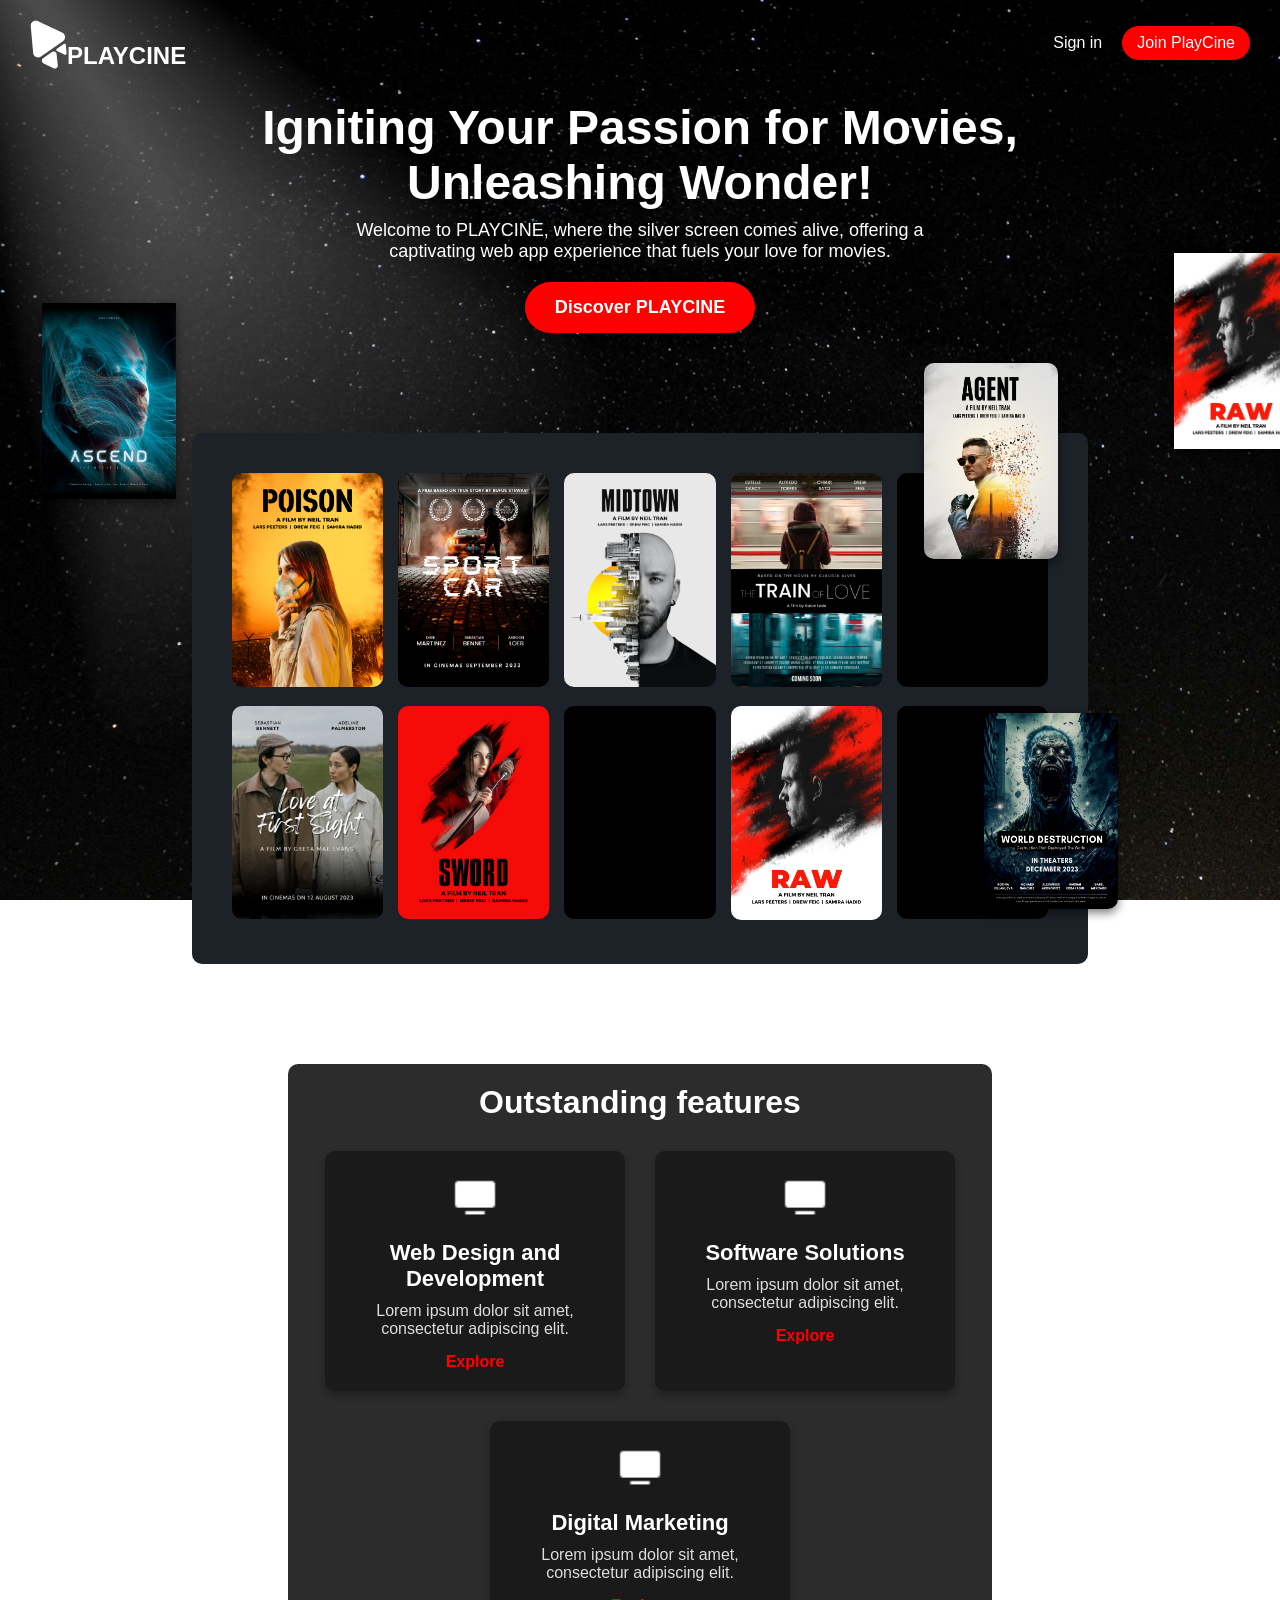
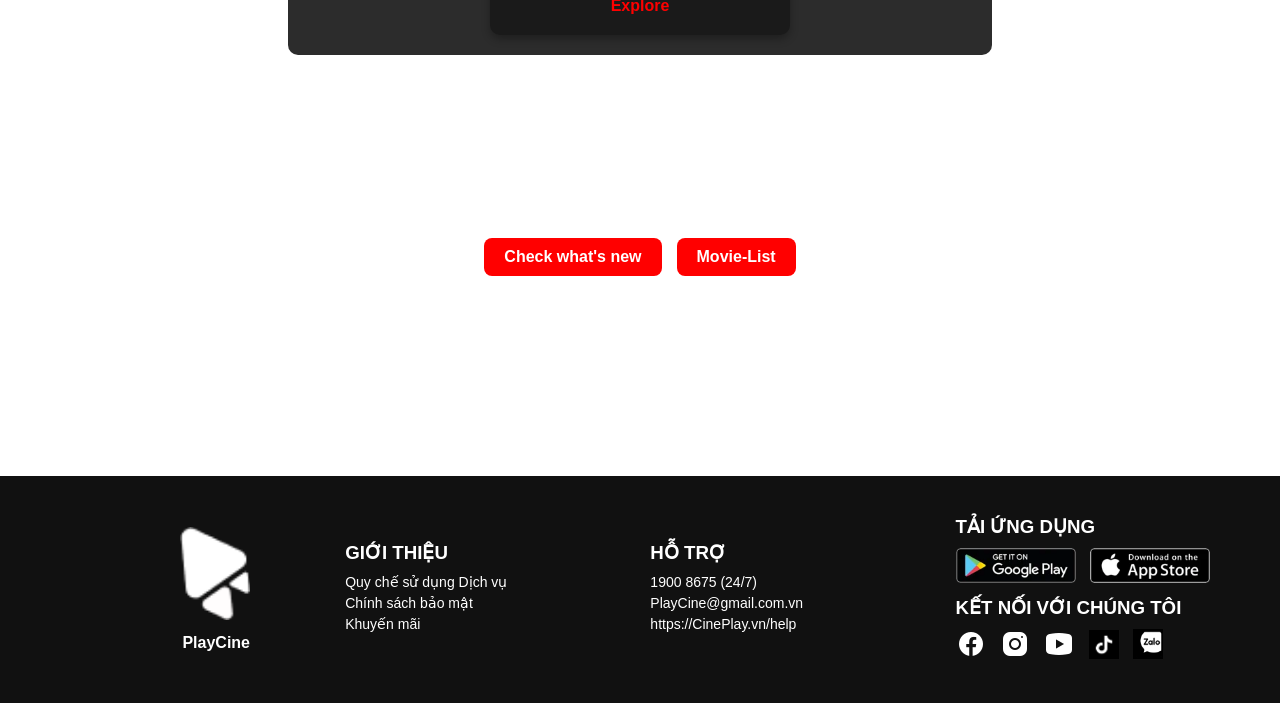
<file: Web-Movie-main/Index.html>
<!DOCTYPE html>
<html lang="en">

<head>
    <meta charset="UTF-8">
    <meta name="viewport" content="width=device-width, initial-scale=1.0">
    <title>Background with Two Images</title>
    <link rel="stylesheet" href="Index.css">
</head>

<body>
    <!-- background -->
    <div class="background"></div>
    <div class="corner-image"></div>
    <!--Menu -->
    <header class="menu">
        <div class="logo"> <a href="#"><img src="./image/Logo1.png" alt="PLAYCINE Logo"></a>PLAYCINE</div>
        <nav>
            <a href="./signin.html">Sign in</a>
            <button class="join-btn"><a href="home-movieList.html">Join PlayCine</a></button>
        </nav>
    </header>
    <!--Tiêu đề-->
    <section class="hero">
        <h1>Igniting Your Passion for Movies, <br> Unleashing Wonder!</h1>
        <p>Welcome to PLAYCINE, where the silver screen comes alive, offering a captivating web app
            experience that fuels your love for movies.</p>
        <button class="cta-button">Discover PLAYCINE</button>
    </section>
    <!--Content-->
    <section class="movie-gallery">
        <div class="grid-container">
            <!-- 10 Phim chính -->
            <a href="#" class="grid-item"><img src="image/Phim5.png" alt="Movie 1"></a>
            <a href="#" class="grid-item"><img src="image/Phim6.png" alt="Movie 2"></a>
            <a href="#" class="grid-item"><img src="image/Phim7.png" alt="Movie 3"></a>
            <a href="#" class="grid-item"><img src="image/Phim9.png" alt="Movie 4"></a>
            <a href="#" class="grid-item"><img src="image/Phim8.png" alt="Movie 5"></a>
            <a href="#" class="grid-item"><img src="image/Phim11.png" alt="Movie 6"></a>
            <a href="#" class="grid-item"><img src="image/Phim12.png" alt="Movie 7"></a>
            <a href="#" class="grid-item"><img src="image/Phim8.png" alt="Movie 8"></a>
            <a href="#" class="grid-item"><img src="image/Phim2.png" alt="Movie 9"></a>
            <a href="#" class="grid-item"><img src="image/Phim8.png" alt="Movie 10"></a>
        </div>

        <!-- 4 Ảnh chồng lên -->
        <a href="#"><img class="overlay-image top-left" src="image/Phim1.png" alt="Overlay 1"></a>
        <a href="#"><img class="overlay-image top-right" src="image/Phim2.png" alt="Overlay 2"></a>
        <a href="#"><img class="overlay-image bottom-left" src="image/Phim3.png" alt="Overlay 3"></a>
        <a href="#"><img class="overlay-image bottom-right" src="image/Phim4.png" alt="Overlay 4"></a>
    </section>
    <!--Featured Services-->
    <section class="featured-services">
        <h2>Outstanding features</h2>
        <div class="service-container">
            <div class="service-card">
                <img src="image/icons8-tv-30.png" alt="Web Design">
                <h3>Web Design and Development</h3>
                <p>Lorem ipsum dolor sit amet, consectetur adipiscing elit.</p>
                <a href="#">Explore</a>
            </div>
            <div class="service-card">
                <img src="image/icons8-tv-30.png" alt="Software Solutions">
                <h3>Software Solutions</h3>
                <p>Lorem ipsum dolor sit amet, consectetur adipiscing elit.</p>
                <a href="#">Explore</a>
            </div>
            <div class="service-card">
                <img src="image/icons8-tv-30.png" alt="Digital Marketing">
                <h3>Digital Marketing</h3>
                <p>Lorem ipsum dolor sit amet, consectetur adipiscing elit.</p>
                <a href="#">Explore</a>
            </div>
        </div>
    </section>
    <!--End Section-->
    <section class="end-section">
        <h2>New updates tomorrow!</h2>
        <p>Didn't find something to watch yet? <em>We got you.</em> Try one of these options instead:</p>
        <div class="button-group">
            <a href="#" class="btn">Check what's new</a>
            <a href="#" class="btn">Movie-List</a>
        </div>
    </section>
    <!--Footer-->
    <!-- <footer class="footer">
        <div class="footer-container">
            <div class="newsletter">
                <h3>Subscribe to our newsletter</h3>
                <div class="newsletter-input">
                    <input type="email" placeholder="Input your email">
                    <button>Subscribe</button>
                </div>
            </div>
            
            <nav class="footer-links">
                <a href="#">Pricing</a>
                <a href="#">About us</a>
                <a href="#">Features</a>
                <a href="#">Help Center</a>
                <a href="#">Contact us</a>
                <a href="#">FAQs</a>
                <a href="#">Careers</a>
            </nav>
    
            <div class="footer-bottom">
                <div class="brand">
                    <img src="image/Section 1.png" alt="CineMagic">
                    <span>CineMagic</span>
                </div>
                <select class="language">
                    <option>English</option>
                    <option>Vietnamese</option>
                </select>
            </div>
    
            <div class="footer-info">
                <p>© 2024 Brand, Inc. • <a href="#">Privacy</a> • <a href="#">Terms</a> • <a href="#">Sitemap</a></p>
            </div>
    
            <div class="social-icons">
                <a href="#"><img src="twitter-icon.png" alt="Twitter"></a>
                <a href="#"><img src="facebook-icon.png" alt="Facebook"></a>
                <a href="#"><img src="linkedin-icon.png" alt="LinkedIn"></a>
                <a href="#"><img src="youtube-icon.png" alt="YouTube"></a>
            </div>
        </div>
    </footer> -->
    <footer>
        <div class="footer-container">
            <div class="footer-logo">
                <img src="/Web-Movie-main/image/Logo1.png" alt="Logo">
                <p>PlayCine</p>
            </div>
            <div class="footer-section">
                <h3>GIỚI THIỆU</h3>
                <a href="#">Quy chế sử dụng Dịch vụ</a>
                <a href="#">Chính sách bảo mật</a>
                <a href="#">Khuyến mãi</a>
            </div>
            <div class="footer-section">
                <h3>HỖ TRỢ</h3>
                <p>1900 8675 (24/7)</p>
                <p>PlayCine@gmail.com.vn</p>
                <a href="#">https://CinePlay.vn/help</a>
            </div>
            <div class="connect">
                <div class="footer-section">
                    <h3>TẢI ỨNG DỤNG</h3>
                    <div class="app-links">
                        <img src="image/android-app-download-button.webp" alt="Google Play">
                        <img src="image/ios-app-download-button.webp" alt="App Store">
                    </div>
                </div>
                <div class="footer-section">
                    <h3>KẾT NỐI VỚI CHÚNG TÔI</h3>
                    <div class="social-icons">
                        <img src="image/icons8-facebook-30.png" alt="Facebook">
                        <img src="image/icons8-instagram-30.png" alt="Instagram">
                        <img src="image/icons8-youtube-logo-30.png" alt="YouTube">
                        <img src="image/AppIcon _tiktok.jpg" alt="TikTok">
                        <img src="image/iconappblackzalo.jpg" alt="Zalo">
                    </div>
                </div>
            </div>
        </div>
    </footer>


</body>

</html>
</file>
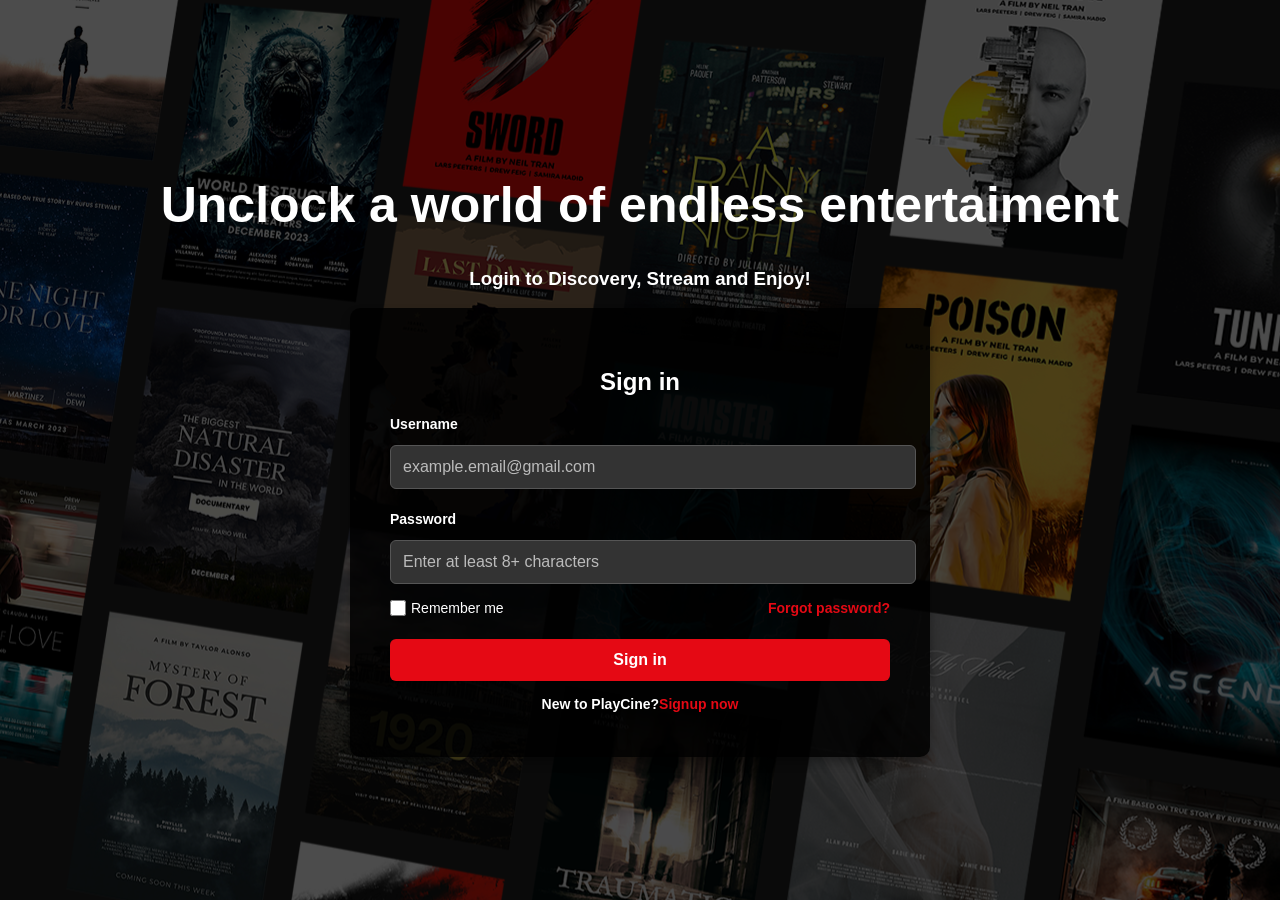
<file: Web-Movie-main/signin.html>
<!DOCTYPE html>
<html lang="en">

<head>
    <meta charset="UTF-8">
    <meta name="viewport" content="width=device-width, initial-scale=1.0">
    <link rel="stylesheet" href="sign-in-up.css">
    <script src="signin.js"></script>
    <title>PlayCine - Sign In</title>

</head>

<body>
    <header>
        <h1>Unclock a world of endless entertaiment</h1>
        <h3>Login to Discovery, Stream and Enjoy!</h3>
    </header>

    <div class="container">

        <h2>Sign in</h2>
        <form>
            <p>Username</p>
            <input type="email" id="email" placeholder="example.email@gmail.com" required>

            <p>Password</p>
            <input type="password" id="password" placeholder="Enter at least 8+ characters" required>

            <div class="options">
                <label>
                    <input type="checkbox"> Remember me
                </label>
                <a href="#" class="link">Forgot password?</a>
            </div>
            <button type="submit"> Sign in</button>
            <!-- <button class="btn-signin"><a href="/Web-Movie-main/home-movieList.html">sign in</a></button> -->

        </form>
        <p class="text-small">New to PlayCine? <a href="/Web-Movie-main/signup.html" class="link"> Signup now</a></p>
    </div>
</body>

</html>
</file>
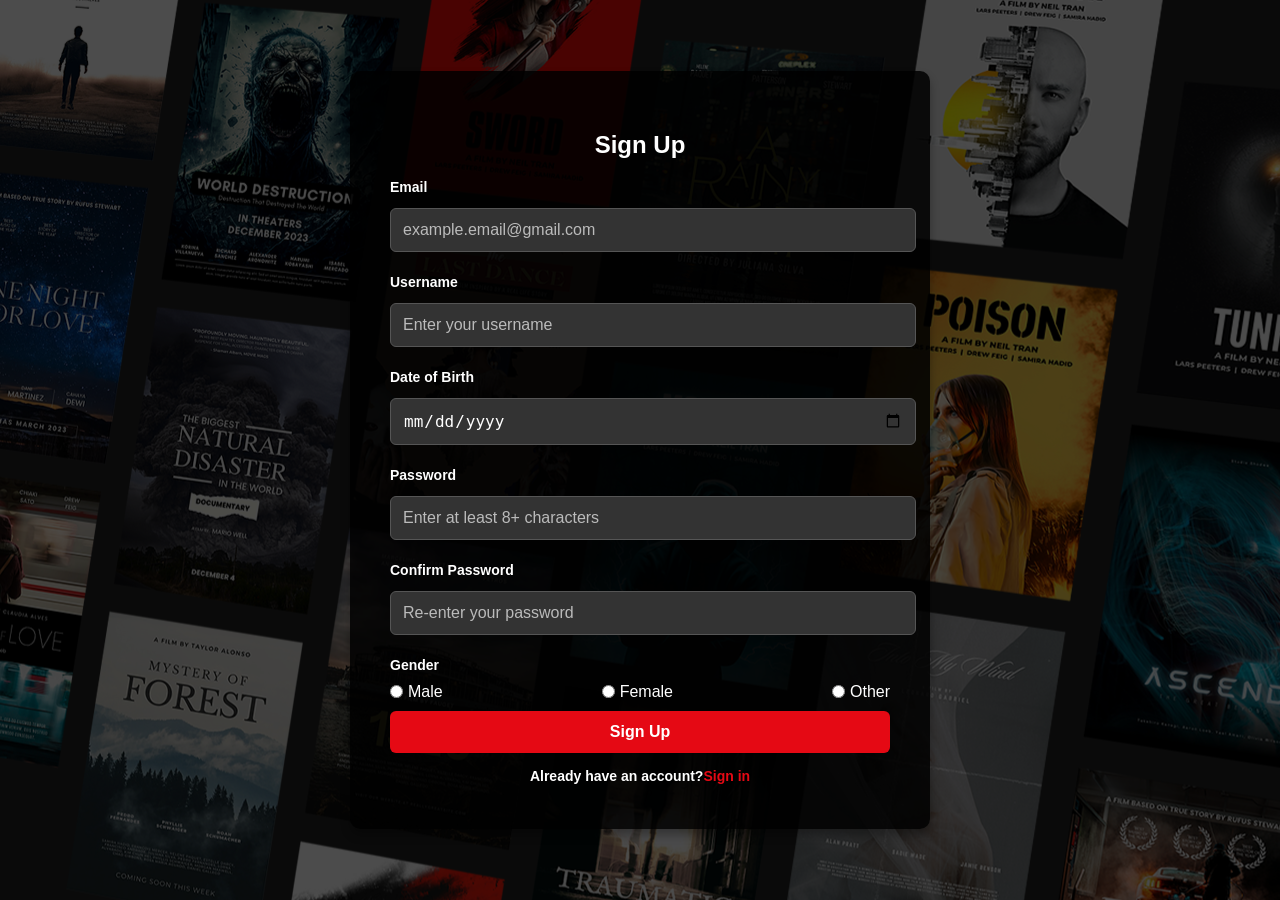
<file: Web-Movie-main/signup.html>
<!DOCTYPE html>
<html lang="en">

<head>
    <meta charset="UTF-8">
    <meta name="viewport" content="width=device-width, initial-scale=1.0">
    <link rel="stylesheet" href="sign-in-up.css">
    <script src="signin.js"></script>
    <title>PlayCine - Sign Up</title>

</head>

<body>
    <div class="container">
        <h2>Sign Up</h2>
        <form>
            <p>Email</p>
            <input type="email" id="email" placeholder="example.email@gmail.com" required>

            <p>Username</p>
            <input type="text" id="username" placeholder="Enter your username" required>

            <p>Date of Birth</p>
            <input type="date" id="dateofbirth" required>

            <p>Password</p>
            <input type="password" id="password" placeholder="Enter at least 8+ characters" required>

            <p>Confirm Password</p>
            <input type="password" id="confirm-password" placeholder="Re-enter your password" required>

            <p>Gender</p>
            <div class="gender-group">
                <label><input type="radio" name="gender" value="male" required> Male</label>
                <label><input type="radio" name="gender" value="female" required> Female</label>
                <label><input type="radio" name="gender" value="other" required> Other</label>
            </div>

            <button type="submit"></a>Sign Up</button>
        </form>
        <p class="text-small">Already have an account? <a href="/Web-Movie-main/signin.html" class="link">Sign in</a>
        </p>
    </div>
</body>

</html>
</file>
<file: Web-Movie-main/Index.css>
/* Reset CSS */
* {
  margin: 0;
  padding: 0;
  box-sizing: border-box;
  font-family: Arial, sans-serif;
}

/* Ảnh nền chính */
.background {
  position: relative;
  top: 0;
  left: 0;
  width: 100%;
  height: auto;
  background: url('image/Background.jpeg') no-repeat center center/cover;
  z-index: -2;
}

/* Ảnh góc trên bên phải */
.corner-image {
  position: absolute;
  top: -298px; 
  left: -107px; 
  width: 849px; 
  height: 1198px;
  background: url('image/Background2.png') no-repeat center center/contain;
  z-index: -1;
}
/*menu*/
/* Background Styling */
.background {
  position: fixed;
  width: 100%;
  height: 100vh;
  z-index: -1;
}

.bg-left {
  position: absolute;
  top: 0;
  left: 0;
  width: 40%;
  height: 100%;
  background: url('/image-left.jpg') no-repeat center;
  background-size: cover;
}

.bg-right {
  position: absolute;
  top: 0;
  right: 0;
  width: 60%;
  height: 100%;
  background: url('/image-right.jpg') no-repeat center;
  background-size: cover;
}

/* Fixed Menu */
.menu {
  position: fixed;
  top: 0;
  left: 0;
  width: 100%;
  display: flex;
  justify-content: space-between;
  align-items: center;
  padding: 15px 30px;
  background: rgba(0, 0, 0, 0);
  z-index: 1000;
}

.menu .logo {
  font-size: 1.5rem;
  font-weight: bold;
  color: #fff;
}

.menu nav {
  display: flex;
  align-items: center;
  gap: 20px;
}

.menu nav a {
  text-decoration: none;
  color: #fff;
  font-size: 1rem;
}

.join-btn {
  padding: 8px 15px;
  background: #ff0000;
  color: #000;
  border: none;
  border-radius: 20px;
  cursor: pointer;
}
.menu .logo img{
  position: relative;
  top: 5px;
}
/*tiêu đề*/
.hero {
  text-align: center;
  color: white;
  padding: 100px 20px;
}

.hero h1 {
  font-size: 48px;
  font-weight: bold;
}

.hero p {
  font-size: 18px;
  margin-top: 10px;
  max-width: 600px;
  margin-left: auto;
  margin-right: auto;
}

.cta-button {
  margin-top: 20px;
  padding: 15px 30px;
  background-color: red;
  color: white;
  font-size: 18px;
  font-weight: bold;
  border: none;
  border-radius: 30px;
  cursor: pointer;
}

.cta-button:hover {
  background-color: darkred;
}
/*Content*/
/* Container của grid */
.movie-gallery {
  position: relative;
  width: 70%;
  height: auto;
  margin: 0 auto;
  justify-content: center;
}

/* Grid 5x2 */
.grid-container {
  display: grid;
  grid-template-columns: repeat(5, 1fr);
  grid-template-rows: repeat(2, auto);
  gap: 15px;
  padding: 40px;
  position: relative;
  border-radius: 10px;
  z-index: 2;
  width: 100%;
  height: auto;
  background: #1D2128FF;
}

/* Ảnh trong grid */
.grid-item img {
  width: 100%; 
  height: auto; 
  border-radius: 10px;
  transition: transform 0.3s ease;

}

.grid-item img:hover {
  transform: scale(1.05);
}

/* Ảnh overlay (nằm chồng) */
.overlay-image {
  position: absolute;
  z-index: 2;
  box-shadow: 0 4px 10px rgba(0, 0, 0, 0.5);
  transition: transform 0.3s ease;
  width: 15%; 
  height: 37%;
}

.overlay-image:hover {
  transform: scale(1.1);
}

/* Vị trí các ảnh chồng lên */
.overlay-image.top-left {
  position: absolute;
  top: -130px; 
  left: -150px; 

  z-index: 1;
}

.overlay-image.top-right {
  top: -180px; 
  right:-220px; 

}

.overlay-image.bottom-left {
  top: -70px;
  right: 30px;

  border-radius: 10px;
}

.overlay-image.bottom-right {
  top: 280px;
  right: -30px;
  border-radius: 10px;
}
/*About Section*/
/* Featured Services Section */
.featured-services {
  position: relative;
  background-color: #2c2c2c;
  color: white;
  padding: 20px;
  top: 100px;
  border-radius: 10px;
  text-align: center;
  margin: 0 auto;
  width: 55%;

}

.featured-services h2 {
  font-size: 32px;
  margin-bottom: 30px;
}

.service-container {
  display: flex;
  justify-content: center;
  gap: 30px;
  flex-wrap: wrap;
}

.service-card {
  background: #1a1a1a;
  padding: 20px;
  border-radius: 10px;
  width: 300px;
  text-align: center;
  box-shadow: 0 4px 8px rgba(0, 0, 0, 0.3);
  transition: transform 0.3s ease;
}

.service-card img {
  width: 50px;
  margin-bottom: 15px;
}

.service-card h3 {
  font-size: 22px;
  margin-bottom: 10px;
}

.service-card p {
  font-size: 16px;
  color: #ddd;
  margin-bottom: 15px;
}

.service-card a {
  color: #ff0000;
  text-decoration: none;
  font-weight: bold;
}

.service-card:hover {
  transform: scale(1.05);
}
/*End Section*/
.end-section {
  position: relative;

  background: rgba(0, 0, 0, 0); /* Nền đen giống ảnh */
  color: white; /* Chữ màu trắng */
  padding: 200px 20px;
  text-align: center;
}

.end-section h2 {
  font-size: 28px;
  margin-bottom: 10px;
}

.end-section p {
  font-size: 18px;
  margin-bottom: 20px;
}

.button-group {
  display: flex;
  justify-content: center;
  gap: 15px; /* Khoảng cách giữa các nút */
}

.btn {
  background: red;
  color: white;
  padding: 10px 20px;
  border-radius: 8px;
  font-size: 16px;
  text-decoration: none;
  font-weight: bold;
}

.btn:hover {
  background: darkred;
}
/*Footer*/
/* .footer {
  position: relative;
  background: black;
  color: white;
  text-align: center;
  padding: 40px 20px;

}

.footer-container {
  max-width: 800px;
  margin: auto;
}

.newsletter h3 {
  font-size: 18px;
  font-weight: bold;
  margin-bottom: 10px;
}

.newsletter-input {
  display: flex;
  justify-content: center;
  gap: 10px;
}

.newsletter-input input {
  padding: 10px;
  border: 1px solid gray;
  border-radius: 20px;
  outline: none;
  background: black;
  color: white;
}

.newsletter-input button {
  background: red;
  color: white;
  border: none;
  padding: 10px 20px;
  border-radius: 20px;
  cursor: pointer;
}

.footer-links {
  margin: 20px 0;
}

.footer-links a {
  color: white;
  text-decoration: none;
  margin: 0 10px;
  font-size: 14px;
}

.footer-bottom {
  display: flex;
  justify-content: space-between;
  align-items: center;
  margin: 20px 0;
}

.brand {
  display: flex;
  align-items: center;
}

.brand img {
  width: 30px;
  margin-right: 10px;
}

.language {
  padding: 5px;
  background: black;
  color: white;
  border: 1px solid gray;
  border-radius: 5px;
}

.footer-info {
  font-size: 12px;
  margin-bottom: 20px;
}

.footer-info a {
  color: gray;
  text-decoration: none;
  margin: 0 5px;
}

.social-icons a img {
  width: 20px;
  margin: 0 10px;
} */
footer {
  background-color: #111;
  color: white;
  padding: 30px 50px;
  height: auto;
}

.footer-container {
  display: flex;
  justify-content: space-between;
  align-items: center;
  flex-wrap: wrap;
}

.footer-section { 
  min-width: 200px;
  margin: 10px;
}

.footer-section h3 {
  margin-bottom: 10px;
}

.footer-section a, .footer-section p {
  display: block;
  color: white;
  text-decoration: none;
  margin-bottom: 5px;
  font-size: 14px;
}

.app-links img {
  width: 120px;
  margin-right: 10px;
}

.social-icons img {
  width: 30px;
  margin-right: 10px;
  cursor: pointer;
}

.footer-logo {
  text-align: right;
  min-width: 200px;
}

.footer-logo img {
  width: 70px;
  margin-bottom: 10px;
}

.footer-logo p {
  font-size: 16px;
  font-weight: bold;
}
</file>
<file: Web-Movie-main/sign-in-up.css>
body {
  position: relative;
  background-image: url("./img/background/signin_background.png");
  background-color: #222;
  color: white;
  font-family: Arial, sans-serif;
  display: flex;
  flex-direction: column;
  justify-content: center;
  align-items: center;
  height: 100vh;
  margin: 0;
  text-align: center;
}

h1 {
  font-size: 50px;
}

body::before {
  content: "";
  position: absolute;
  top: 0;
  left: 0;
  width: 100%;
  height: 100%;
  background: rgba(0, 0, 0, 0.7);
  z-index: -1;
}

.container {
  background-color: rgba(0, 0, 0, 0.85);
  padding: 40px;
  border-radius: 10px;
  box-shadow: 0 6px 10px rgba(0, 0, 0, 0.3);
  width: 500px;
  text-align: center;
}

/* Tiêu đề form */
.container h2 {
  margin-bottom: 20px;
}

/* Nhãn và input */
.container p {
  text-align: left;
  font-size: 14px;
  font-weight: bold;
  margin-bottom: 5px;
}

input,
select {
  width: 100%;
  padding: 12px;
  margin: 8px 0;
  border: 1px solid #555;
  border-radius: 6px;
  background-color: #333;
  color: white;
  font-size: 16px;
}

input::placeholder {
  color: #bbb;
}

/* Phần checkbox và link */
.options {
  display: flex;
  justify-content: space-between;
  align-items: center;
  font-size: 14px;
  margin-bottom: 15px;
}

.options label {
  display: flex;
  align-items: center;
  gap: 5px;
}

.options input[type="checkbox"] {
  width: 16px;
  height: 16px;
  cursor: pointer;
}

/* Phần chọn giới tính */
.gender-group {
  display: flex;
  justify-content: space-between;
  margin: 10px 0;
}

.gender-group label {
  display: flex;
  align-items: center;
  gap: 5px;
}

.gender-group input {
  width: auto;
  margin: 0;
  cursor: pointer;
}

/* Nút button */
button {
  width: 100%;
  padding: 12px;
  background-color: #e50914;
  border: none;
  color: white;
  font-size: 16px;
  border-radius: 6px;
  cursor: pointer;
  font-weight: bold;
  transition: background 0.3s ease-in-out;
}

button:hover {
  background-color: #b20710;
}

/* Phần liên kết */
.text-small {
  font-size: 14px;
  margin-top: 15px;
  display: flex;
  justify-content: center; /* Căn giữa nội dung */
  align-items: center;
  width: 100%; /* Đảm bảo căn giữa trong container */
}

.link {
  color: #e50914;
  text-decoration: none;
  font-weight: bold;
}

.link:hover {
  text-decoration: underline;
}
.btn-signin a {
  text-align: center;
  text-decoration: none;
  color: white;
  font-weight: bold;
}
</file>
